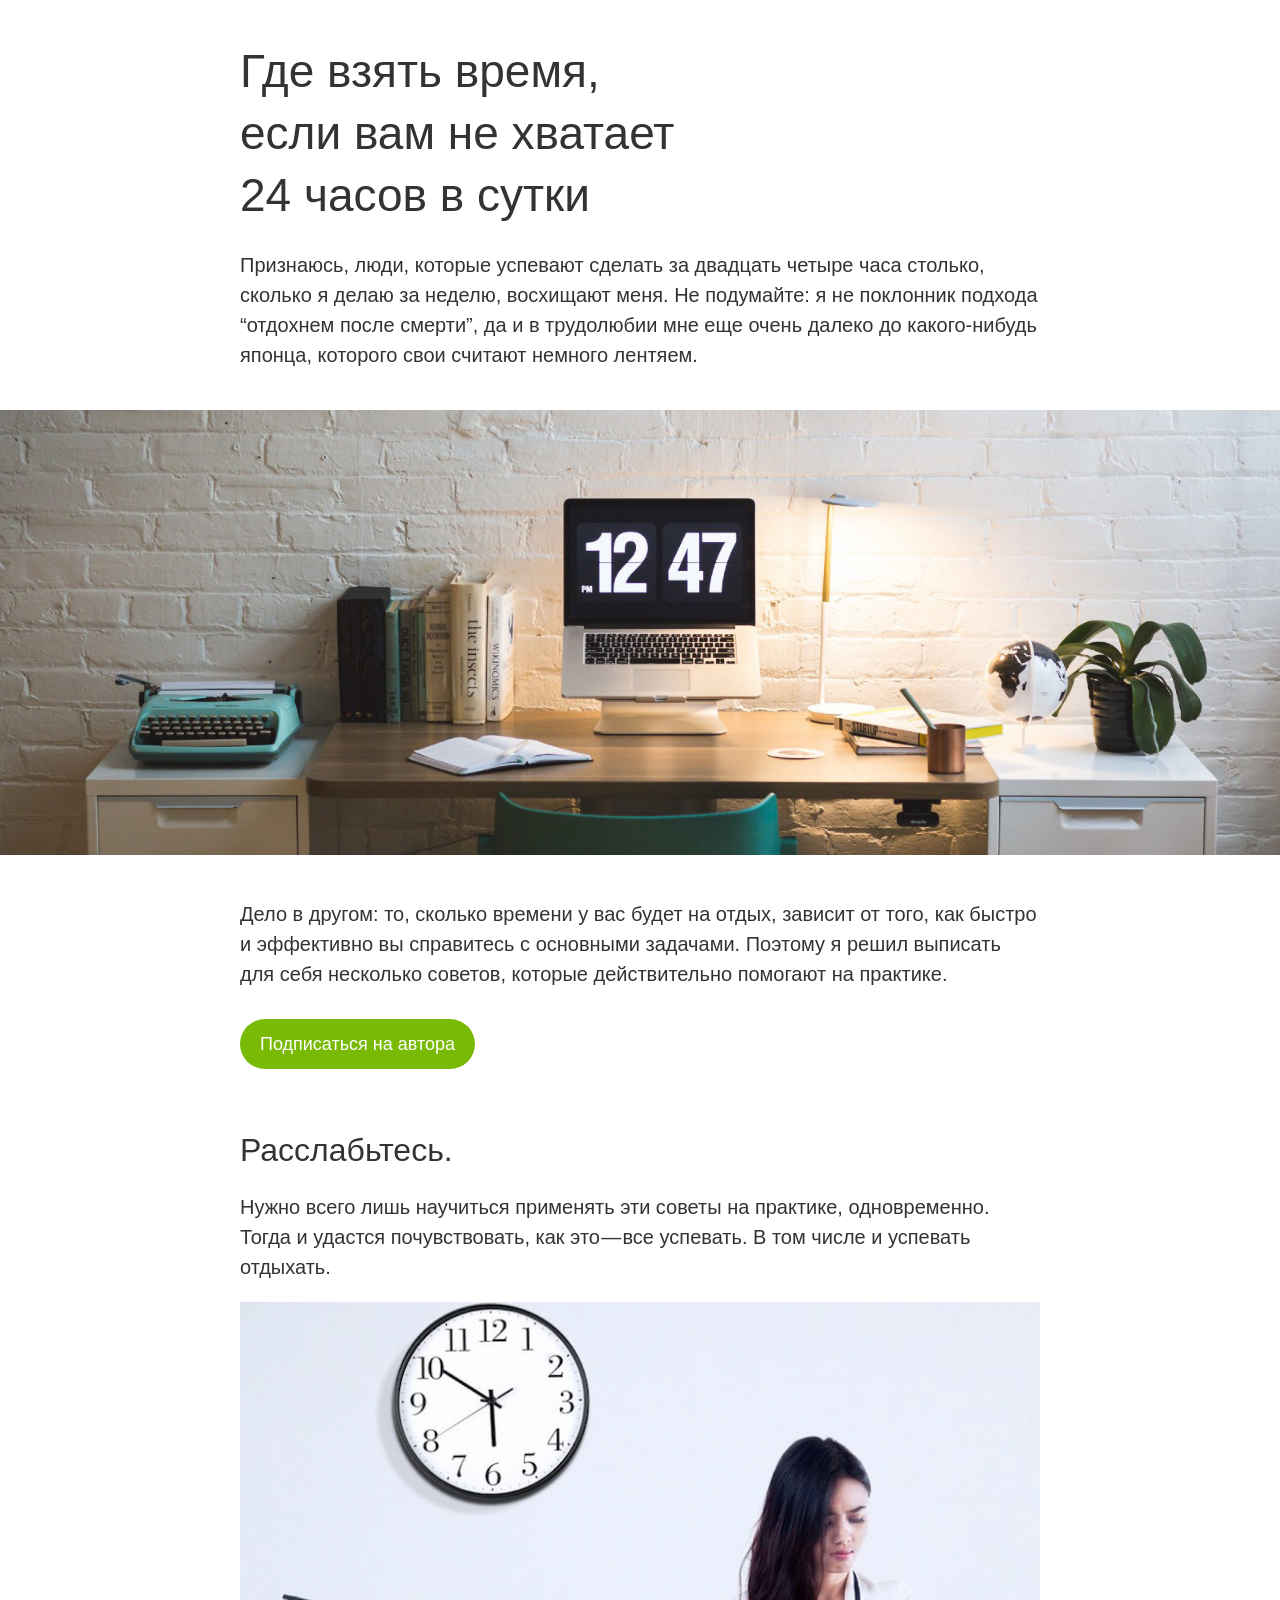
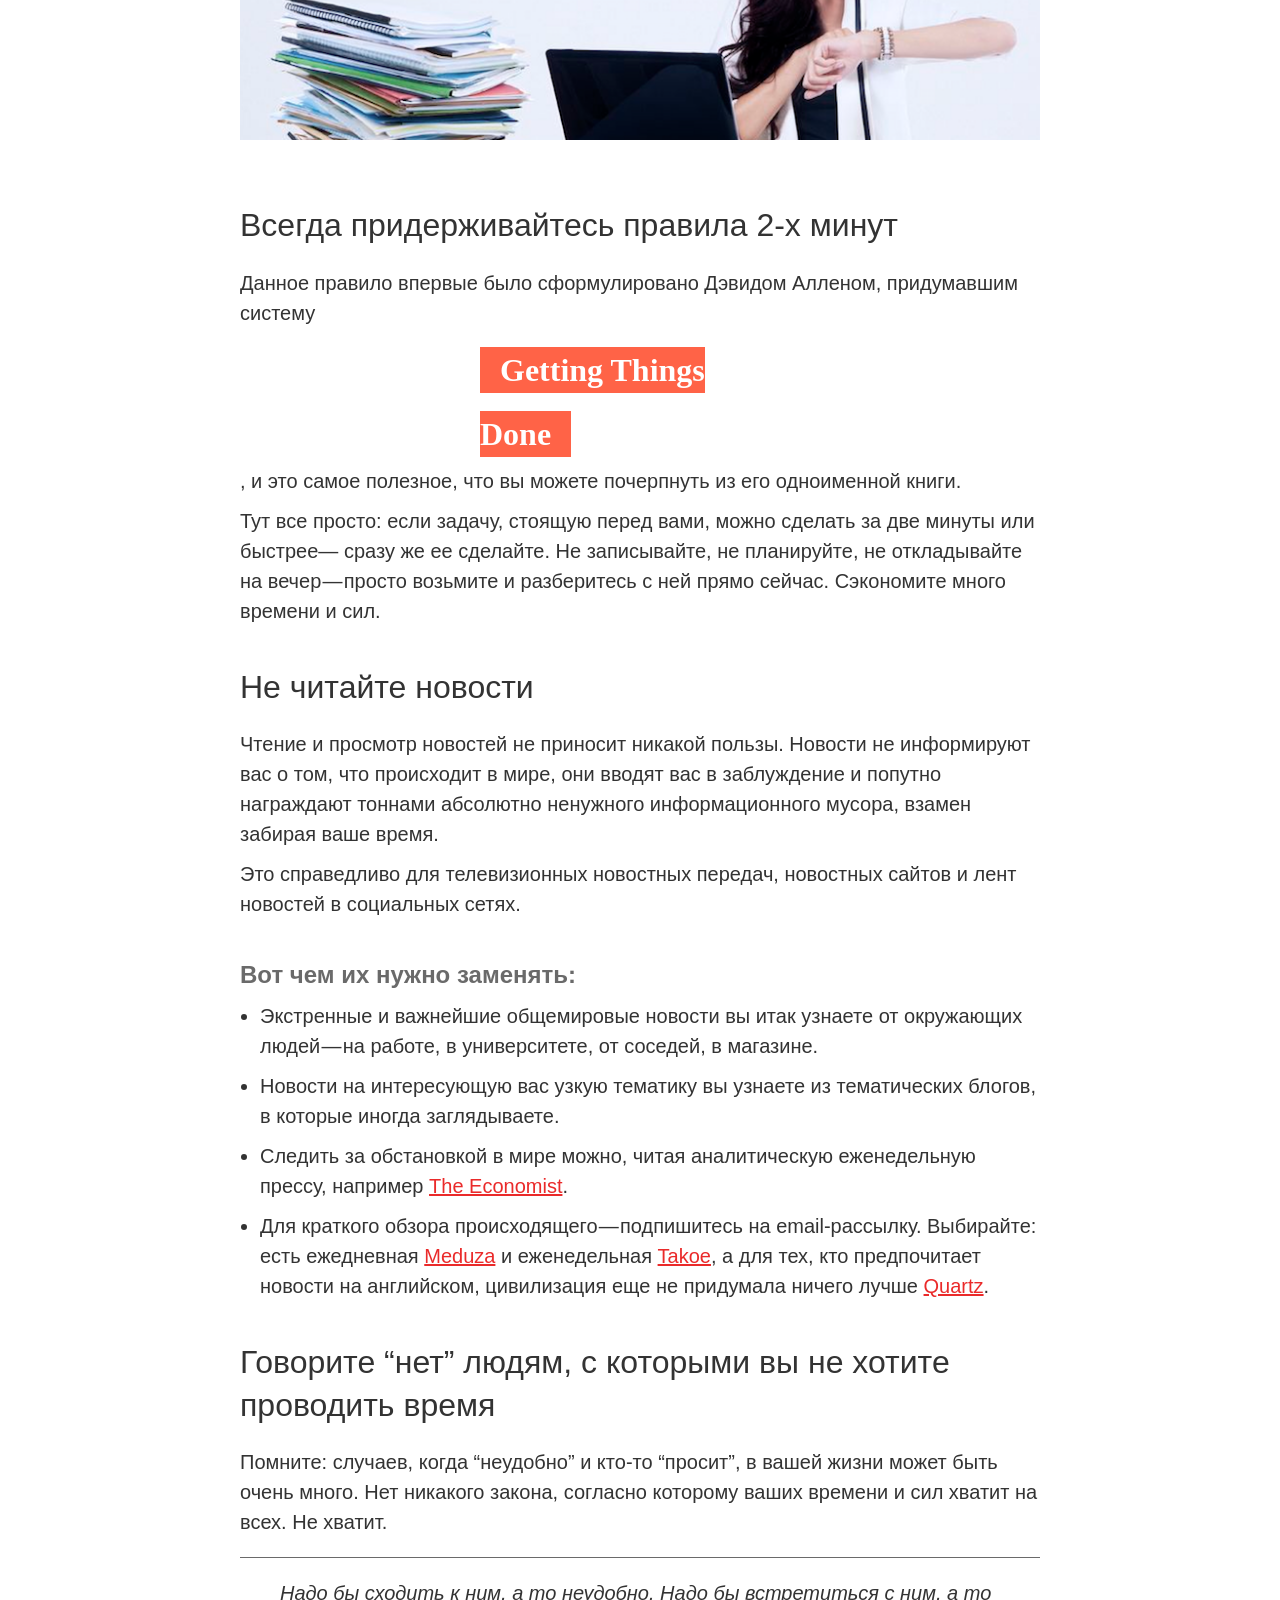
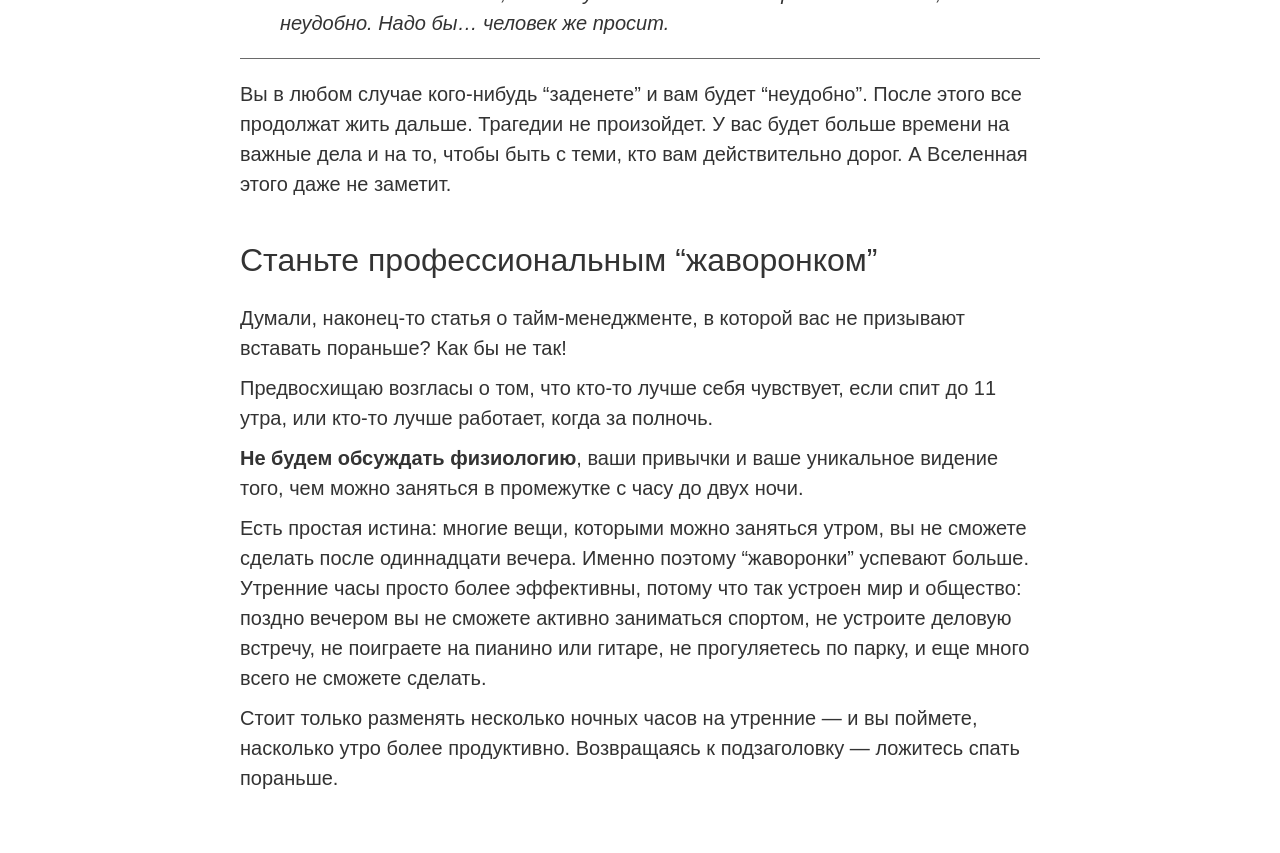
<file: task7/6-old-article-with-css/index.html>
<!DOCTYPE html>
<html>
    <head>
        <meta charset="utf-8">
        <title>Где взять время, если вам не хватает 24 часов в сутки</title>
        <link href="css/style.css" rel="stylesheet">
    </head>
    <body class="article_wrapper">
        <div class="text_section">
            <h1 class="main_title">Где взять время, если вам не хватает 24 часов в сутки</h1>
            <p class="text">
                Признаюсь, люди, которые успевают сделать за двадцать четыре часа столько, сколько я делаю за неделю, восхищают меня. Не подумайте: я не поклонник подхода “отдохнем после смерти”, да и в трудолюбии мне еще очень далеко до какого-нибудь японца, которого свои считают немного лентяем.
            </p>
        </div>
        <img src="images/time.jpg" alt="Работа и время" class="full_screen_photo">
        <div class="text_section">
            <p class="text">
                Дело в другом: то, сколько времени у вас будет на отдых, зависит от того, как быстро и эффективно вы справитесь с основными задачами. Поэтому я решил выписать для себя несколько советов, которые действительно помогают на практике.
            </p>
            <button class="article_button">
                Подписаться на автора
            </button>
        </div>

        <div class="text_section">
            <h2 class="paragraph_title">Расслабьтесь.</h2>
            <p class="text">
                Нужно всего лишь научиться применять эти советы на практике, одновременно. Тогда и удастся почувствовать, как это — все успевать. В том числе и успевать отдыхать.
            </p>
        </div>

        <div class="text_section">
            <img src="images/photo.png" alt="Работа и время" class="article_photo">
            <h2 class="paragraph_title">Всегда придерживайтесь правила 2-х минут</h2>
            <p class="text">
                Данное правило впервые было сформулировано Дэвидом Алленом, придумавшим систему
                    <h1>
                        <span>Getting Things Done</span>
                    </h1>
            <p class="text">, и это самое полезное, что вы можете почерпнуть из его одноименной книги.</p>
            </p>
            <p class="text">
                Тут все просто: если задачу, стоящую перед вами, можно сделать за две минуты или быстрее— сразу же ее сделайте. Не записывайте, не планируйте, не откладывайте на вечер — просто возьмите и разберитесь с ней прямо сейчас. Сэкономите много времени и сил.
            </p>
        </div>

        <div class="text_section">
            <h2 class="paragraph_title">Не читайте новости</h2>
            <p class="text">
                Чтение и просмотр новостей не приносит никакой пользы. Новости не информируют вас о том, что происходит в мире, они вводят вас в заблуждение и попутно награждают тоннами абсолютно ненужного информационного мусора, взамен забирая ваше время.
            </p>
            <p class="text">
                Это справедливо для телевизионных новостных передач, новостных сайтов и лент новостей в социальных сетях.
            </p>
            
            <h3 class="list_title">Вот чем их нужно заменять:</h3>
            <ul class="list">
                <li class="list_item">
                    Экстренные и важнейшие общемировые новости вы итак узнаете от окружающих людей — на работе, в университете, от соседей, в магазине.
                </li>
                <li class="list_item">
                    Новости на интересующую вас узкую тематику вы узнаете из тематических блогов, в которые иногда заглядываете.
                </li>
                <li class="list_item">
                    Следить за обстановкой в мире можно, читая аналитическую еженедельную прессу, например <a href="https://www.economist.com/" class="link">The Economist</a>.
                </li>
                <li class="list_item">
                    Для краткого обзора происходящего — подпишитесь на email-рассылку. Выбирайте: есть ежедневная <a href="https://meduza.io/">Meduza</a> и еженедельная <a href="http://takoe.co/">Takoe</a>, а для тех, кто предпочитает новости на английском, цивилизация еще не придумала ничего лучше <a href="https://qz.com/emails/daily-brief/">Quartz</a>.
                </li>
            </ul>
        </div>

        <div class="text_section">
            <h2 class="paragraph_title">Говорите “нет” людям, с которыми вы не хотите проводить время</h2>
            <p class="text">
                Помните: случаев, когда “неудобно” и кто-то “просит”, в вашей жизни может быть очень много. Нет никакого закона, согласно которому ваших времени и сил хватит на всех. Не хватит.
            </p>
            <blockquote class="quote">
                Надо бы сходить к ним, а то неудобно. Надо бы встретиться с ним, а то неудобно. Надо бы… человек же просит.
            </blockquote>
            <p class="text">
                Вы в любом случае кого-нибудь “заденете” и вам будет “неудобно”. После этого все продолжат жить дальше. Трагедии не произойдет. У вас будет больше времени на важные дела и на то, чтобы быть с теми, кто вам действительно дорог. А Вселенная этого даже не заметит.
            </p>
        </div>
        <div class="text_section">
            <h2 class="paragraph_title">Станьте профессиональным “жаворонком”</h2>
            <p class="text">
                Думали, наконец-то статья о тайм-менеджменте, в которой вас не призывают вставать пораньше? Как бы не так!
            </p>
            <p class="text">
                Предвосхищаю возгласы о том, что кто-то лучше себя чувствует, если спит до 11 утра, или кто-то лучше работает, когда за полночь.
            </p>
            <p class="text">
                <b class="phiz">Не будем обсуждать физиологию</b>, ваши привычки и ваше уникальное видение того, чем можно заняться в промежутке с часу до двух ночи.
            </p>
            <p class="text">
                Есть простая истина: многие вещи, которыми можно заняться утром, вы не сможете сделать после одиннадцати вечера. Именно поэтому “жаворонки” успевают больше. Утренние часы просто более эффективны, потому что так устроен мир и общество: поздно вечером вы не сможете активно заниматься спортом, не устроите деловую встречу, не поиграете на пианино или гитаре, не прогуляетесь по парку, и еще много всего не сможете сделать.
            </p>
            <p class="text">
                Стоит только разменять несколько ночных часов на утренние — и вы поймете, насколько утро более продуктивно. Возвращаясь к подзаголовку — ложитесь спать пораньше.
            </p>
        </div>
    </body>
</html>
</file>
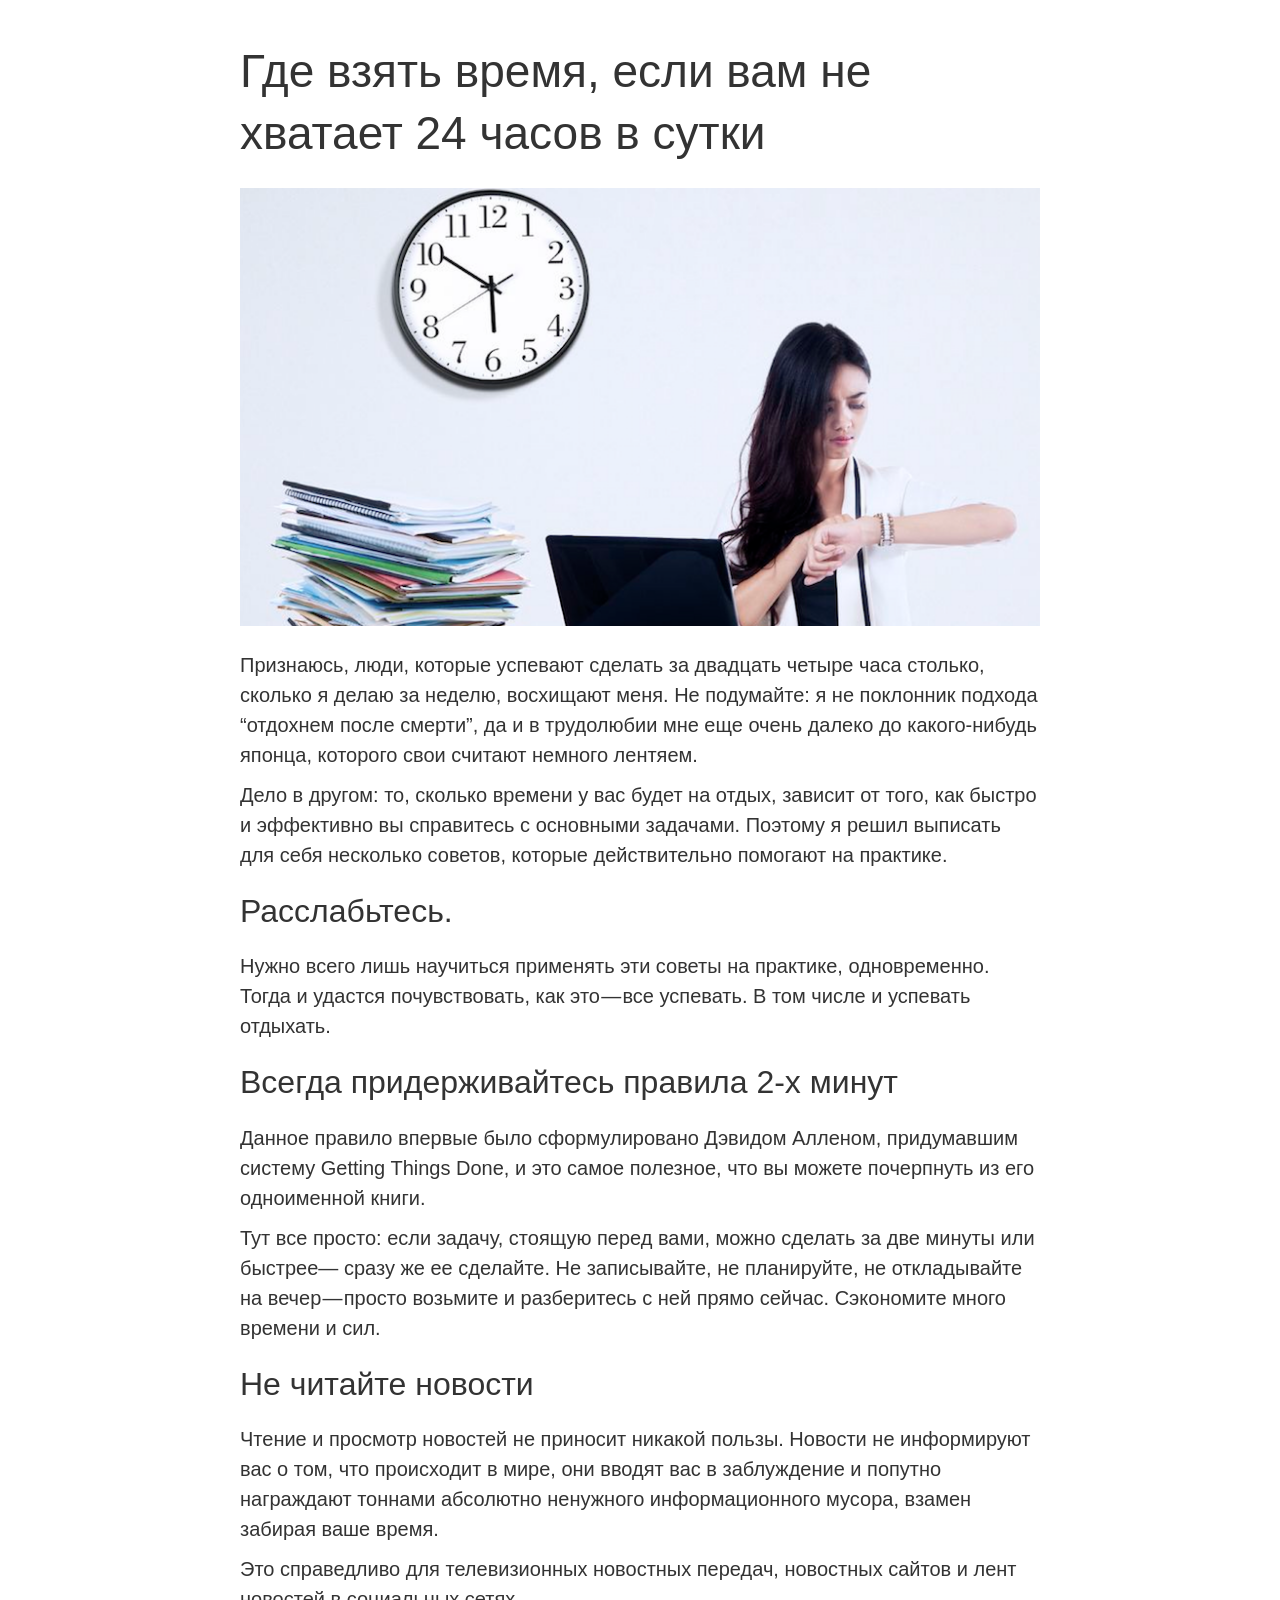
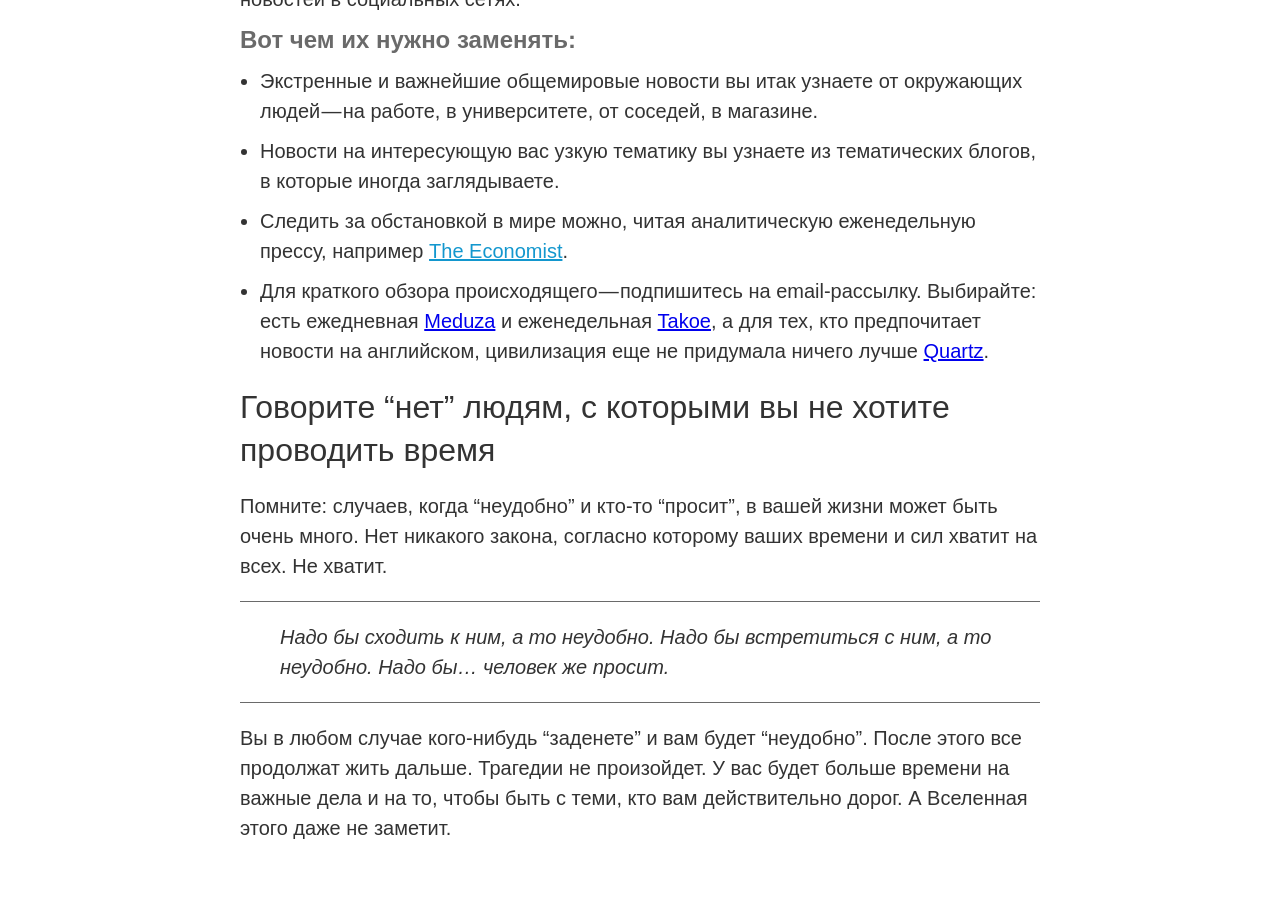
<file: task2/2-broken-article-20260918T001426Z-1-001/2-broken-article/index.html>
<!DOCTYPE html>
<html>
    <head>
        <meta charset="utf-8">
        <title>Где взять время, если вам не хватает 24 часов в сутки</title>
        <link href="css/style.css" rel="stylesheet">
    </head>
    <body class="article_wrapper">
        <div class="text_section">
            <h1 class="main_title">Где взять время, если вам не хватает 24 часов в сутки</h1>
            <img src="images/photo.png" alt="Работа и время" class="article_photo">
            <p class="text">
                Признаюсь, люди, которые успевают сделать за двадцать четыре часа столько, сколько я делаю за неделю, восхищают меня. Не подумайте: я не поклонник подхода “отдохнем после смерти”, да и в трудолюбии мне еще очень далеко до какого-нибудь японца, которого свои считают немного лентяем.
            </p>
            <p class="text">
                Дело в другом: то, сколько времени у вас будет на отдых, зависит от того, как быстро и эффективно вы справитесь с основными задачами. Поэтому я решил выписать для себя несколько советов, которые действительно помогают на практике.
            </p>
        </div>

        <div class="text_section">
            <h2 class="paragraph_title">Расслабьтесь.</h2>
            <p class="text">
                Нужно всего лишь научиться применять эти советы на практике, одновременно. Тогда и удастся почувствовать, как это — все успевать. В том числе и успевать отдыхать.
            </p>
        </div>

        <div class="text_section">
            <h2 class="paragraph_title">Всегда придерживайтесь правила 2-х минут</h2>
            <p class="text">
                Данное правило впервые было сформулировано Дэвидом Алленом, придумавшим систему Getting Things Done, и это самое полезное, что вы можете почерпнуть из его одноименной книги.
            </p>
            <p class="text">
                Тут все просто: если задачу, стоящую перед вами, можно сделать за две минуты или быстрее— сразу же ее сделайте. Не записывайте, не планируйте, не откладывайте на вечер — просто возьмите и разберитесь с ней прямо сейчас. Сэкономите много времени и сил.
            </p>
        </div>

        <div class="text_section">
            <h2 class="paragraph_title">Не читайте новости</h2>
            <p class="text">
                Чтение и просмотр новостей не приносит никакой пользы. Новости не информируют вас о том, что происходит в мире, они вводят вас в заблуждение и попутно награждают тоннами абсолютно ненужного информационного мусора, взамен забирая ваше время.
            </p>
            <p class="text">
                Это справедливо для телевизионных новостных передач, новостных сайтов и лент новостей в социальных сетях.
            </p>
            
            <h3 class="list_title">Вот чем их нужно заменять:</h3>
            <ul class="list">
                <li class="list_item">
                    Экстренные и важнейшие общемировые новости вы итак узнаете от окружающих людей — на работе, в университете, от соседей, в магазине.
                </li>
                <li class="list_item">
                    Новости на интересующую вас узкую тематику вы узнаете из тематических блогов, в которые иногда заглядываете.
                </li>
                <li class="list_item">
                    Следить за обстановкой в мире можно, читая аналитическую еженедельную прессу, например <a href="https://www.economist.com/" class="link">The Economist</a>.
                </li>
                <li class="list_item">
                    Для краткого обзора происходящего — подпишитесь на email-рассылку. Выбирайте: есть ежедневная <a href="https://meduza.io/">Meduza</a> и еженедельная <a href="http://takoe.co/">Takoe</a>, а для тех, кто предпочитает новости на английском, цивилизация еще не придумала ничего лучше <a href="https://qz.com/emails/daily-brief/">Quartz</a>.
                </li>
            </ul>
        </div>

        <div class="text_section">
            <h2 class="paragraph_title">Говорите “нет” людям, с которыми вы не хотите проводить время</h2>
            <p class="text">
                Помните: случаев, когда “неудобно” и кто-то “просит”, в вашей жизни может быть очень много. Нет никакого закона, согласно которому ваших времени и сил хватит на всех. Не хватит.
            </p>
            <blockquote class="quote">
                Надо бы сходить к ним, а то неудобно. Надо бы встретиться с ним, а то неудобно. Надо бы… человек же просит.
            </blockquote>
            <p class="text">
                Вы в любом случае кого-нибудь “заденете” и вам будет “неудобно”. После этого все продолжат жить дальше. Трагедии не произойдет. У вас будет больше времени на важные дела и на то, чтобы быть с теми, кто вам действительно дорог. А Вселенная этого даже не заметит.
            </p>
        </div>
    </body>
</html>
</file>
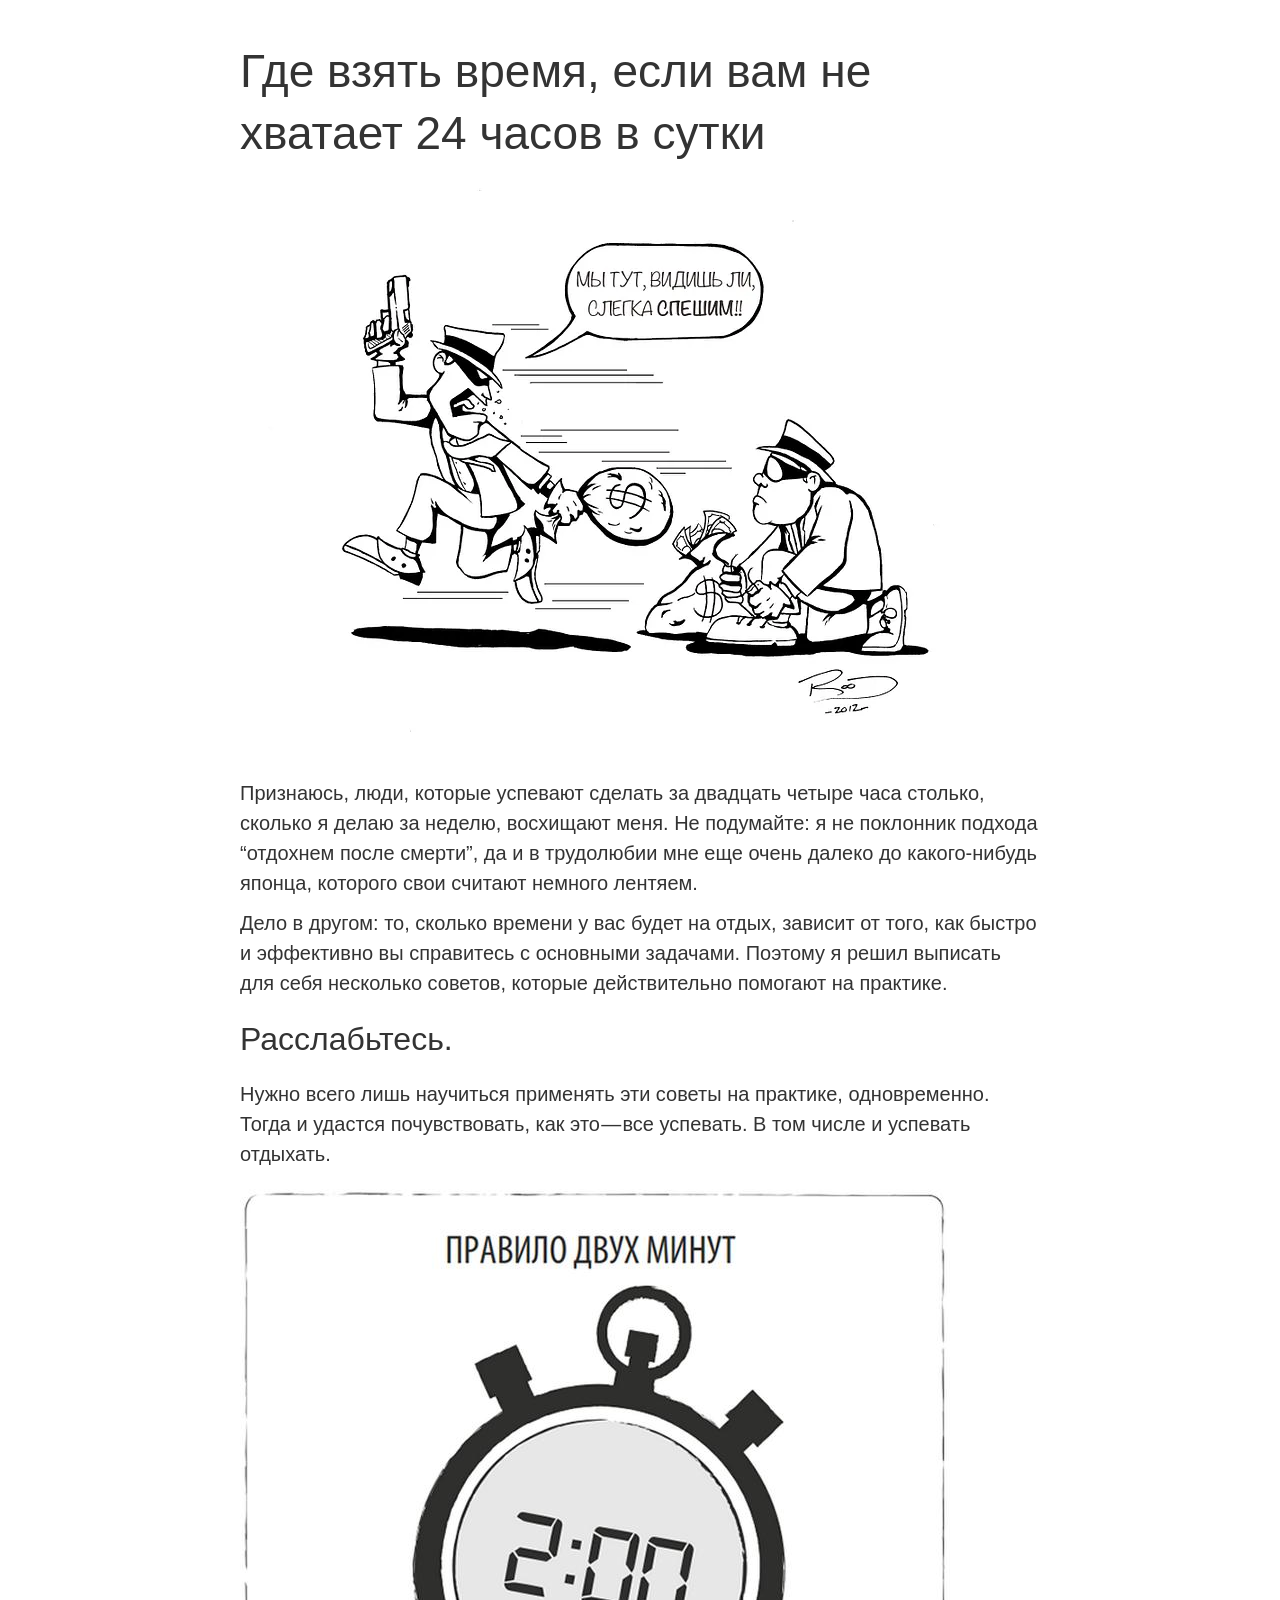
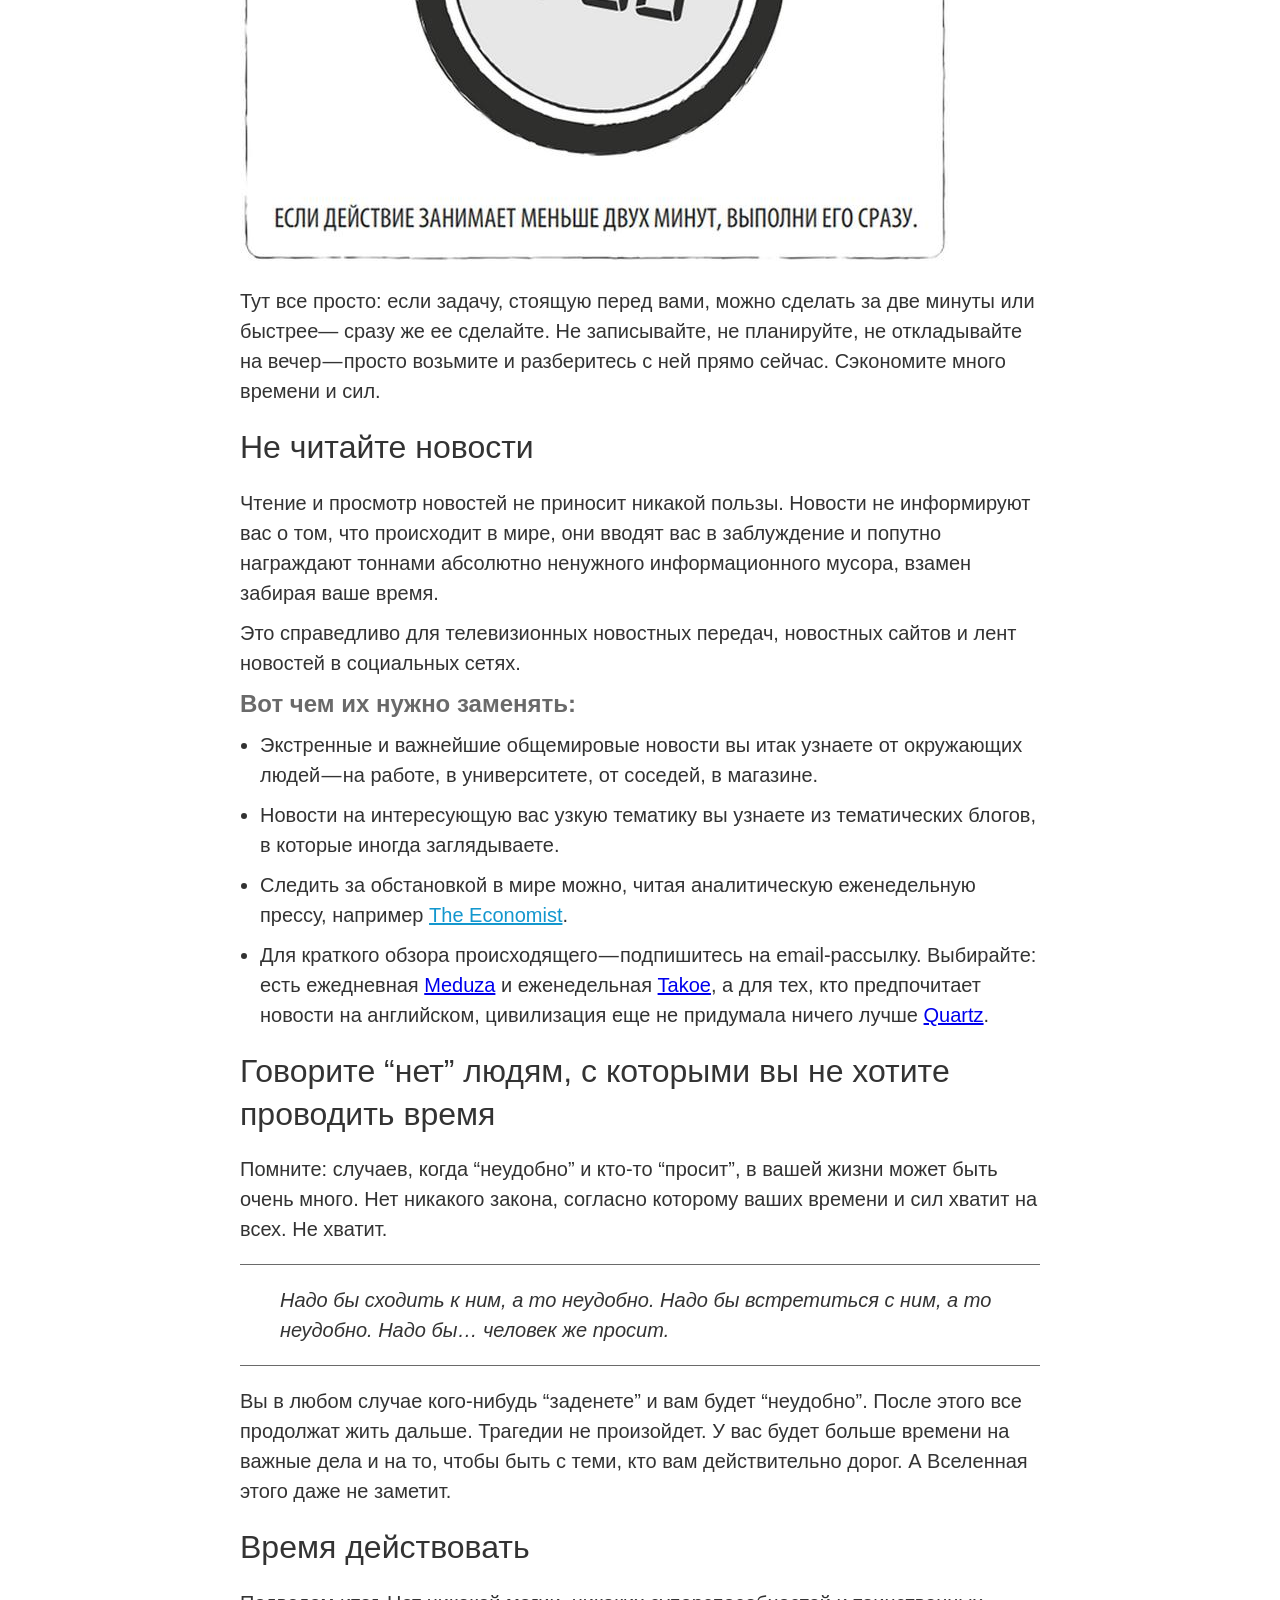
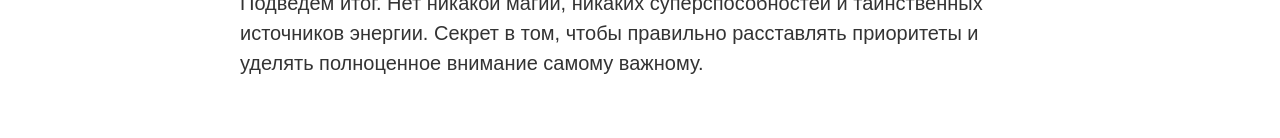
<file: task3/3-old-article-20260918T002936Z-1-001/3-old-article/index.html>
<!DOCTYPE html>
<html>
    <head>
        <meta charset="utf-8">
        <title>Где взять время, если вам не хватает 24 часов в сутки</title>
        <link href="css/style.css" rel="stylesheet">
    </head>
    <body class="article_wrapper">
        <div class="text_section">
            <h1 class="main_title">Где взять время, если вам не хватает 24 часов в сутки</h1>
            <img src="images/photo.webp" alt="Работа и время" class="article_photo">
            <p class="text">
                Признаюсь, люди, которые успевают сделать за двадцать четыре часа столько, сколько я делаю за неделю, восхищают меня. Не подумайте: я не поклонник подхода “отдохнем после смерти”, да и в трудолюбии мне еще очень далеко до какого-нибудь японца, которого свои считают немного лентяем.
            </p>
            <p class="text">
                Дело в другом: то, сколько времени у вас будет на отдых, зависит от того, как быстро и эффективно вы справитесь с основными задачами. Поэтому я решил выписать для себя несколько советов, которые действительно помогают на практике.
            </p>
        </div>

        <div class="text_section">
            <h2 class="paragraph_title">Расслабьтесь.</h2>
            <p class="text">
                Нужно всего лишь научиться применять эти советы на практике, одновременно. Тогда и удастся почувствовать, как это — все успевать. В том числе и успевать отдыхать.
            </p>
        </div>

        <div class="text_section">
            <img src="images/photo1.jpg" alt="2 минуты" class="time_photo">
            <p class="text">
                Тут все просто: если задачу, стоящую перед вами, можно сделать за две минуты или быстрее— сразу же ее сделайте. Не записывайте, не планируйте, не откладывайте на вечер — просто возьмите и разберитесь с ней прямо сейчас. Сэкономите много времени и сил.
            </p>
        </div>

        <div class="text_section">
            <h2 class="paragraph_title">Не читайте новости</h2>
            <p class="text">
                Чтение и просмотр новостей не приносит никакой пользы. Новости не информируют вас о том, что происходит в мире, они вводят вас в заблуждение и попутно награждают тоннами абсолютно ненужного информационного мусора, взамен забирая ваше время.
            </p>
            <p class="text">
                Это справедливо для телевизионных новостных передач, новостных сайтов и лент новостей в социальных сетях.
            </p>
            
            <h3 class="list_title">Вот чем их нужно заменять:</h3>
            <ul class="list">
                <li class="list_item">
                    Экстренные и важнейшие общемировые новости вы итак узнаете от окружающих людей — на работе, в университете, от соседей, в магазине.
                </li>
                <li class="list_item">
                    Новости на интересующую вас узкую тематику вы узнаете из тематических блогов, в которые иногда заглядываете.
                </li>
                <li class="list_item">
                    Следить за обстановкой в мире можно, читая аналитическую еженедельную прессу, например <a href="https://www.economist.com/" class="link">The Economist</a>.
                </li>
                <li class="list_item">
                    Для краткого обзора происходящего — подпишитесь на email-рассылку. Выбирайте: есть ежедневная <a href="https://meduza.io/">Meduza</a> и еженедельная <a href="http://takoe.co/">Takoe</a>, а для тех, кто предпочитает новости на английском, цивилизация еще не придумала ничего лучше <a href="https://qz.com/emails/daily-brief/">Quartz</a>.
                </li>
            </ul>
        </div>

        <div class="text_section">
            <h2 class="paragraph_title">Говорите “нет” людям, с которыми вы не хотите проводить время</h2>
            <p class="text">
                Помните: случаев, когда “неудобно” и кто-то “просит”, в вашей жизни может быть очень много. Нет никакого закона, согласно которому ваших времени и сил хватит на всех. Не хватит.
            </p>
            <blockquote class="quote">
                Надо бы сходить к ним, а то неудобно. Надо бы встретиться с ним, а то неудобно. Надо бы… человек же просит.
            </blockquote>
            <p class="text">
                Вы в любом случае кого-нибудь “заденете” и вам будет “неудобно”. После этого все продолжат жить дальше. Трагедии не произойдет. У вас будет больше времени на важные дела и на то, чтобы быть с теми, кто вам действительно дорог. А Вселенная этого даже не заметит.
            </p>
        </div>
        <div class="text_section">
            <h2 class="paragraph_title">Время действовать</h2>
            <p class="text">
                Подведем итог. Нет никакой магии, никаких суперспособностей и таинственных источников энергии. Секрет в том, чтобы правильно расставлять приоритеты и уделять полноценное внимание самому важному.
            </p>
        </div>
    </body>
</html>
</file>
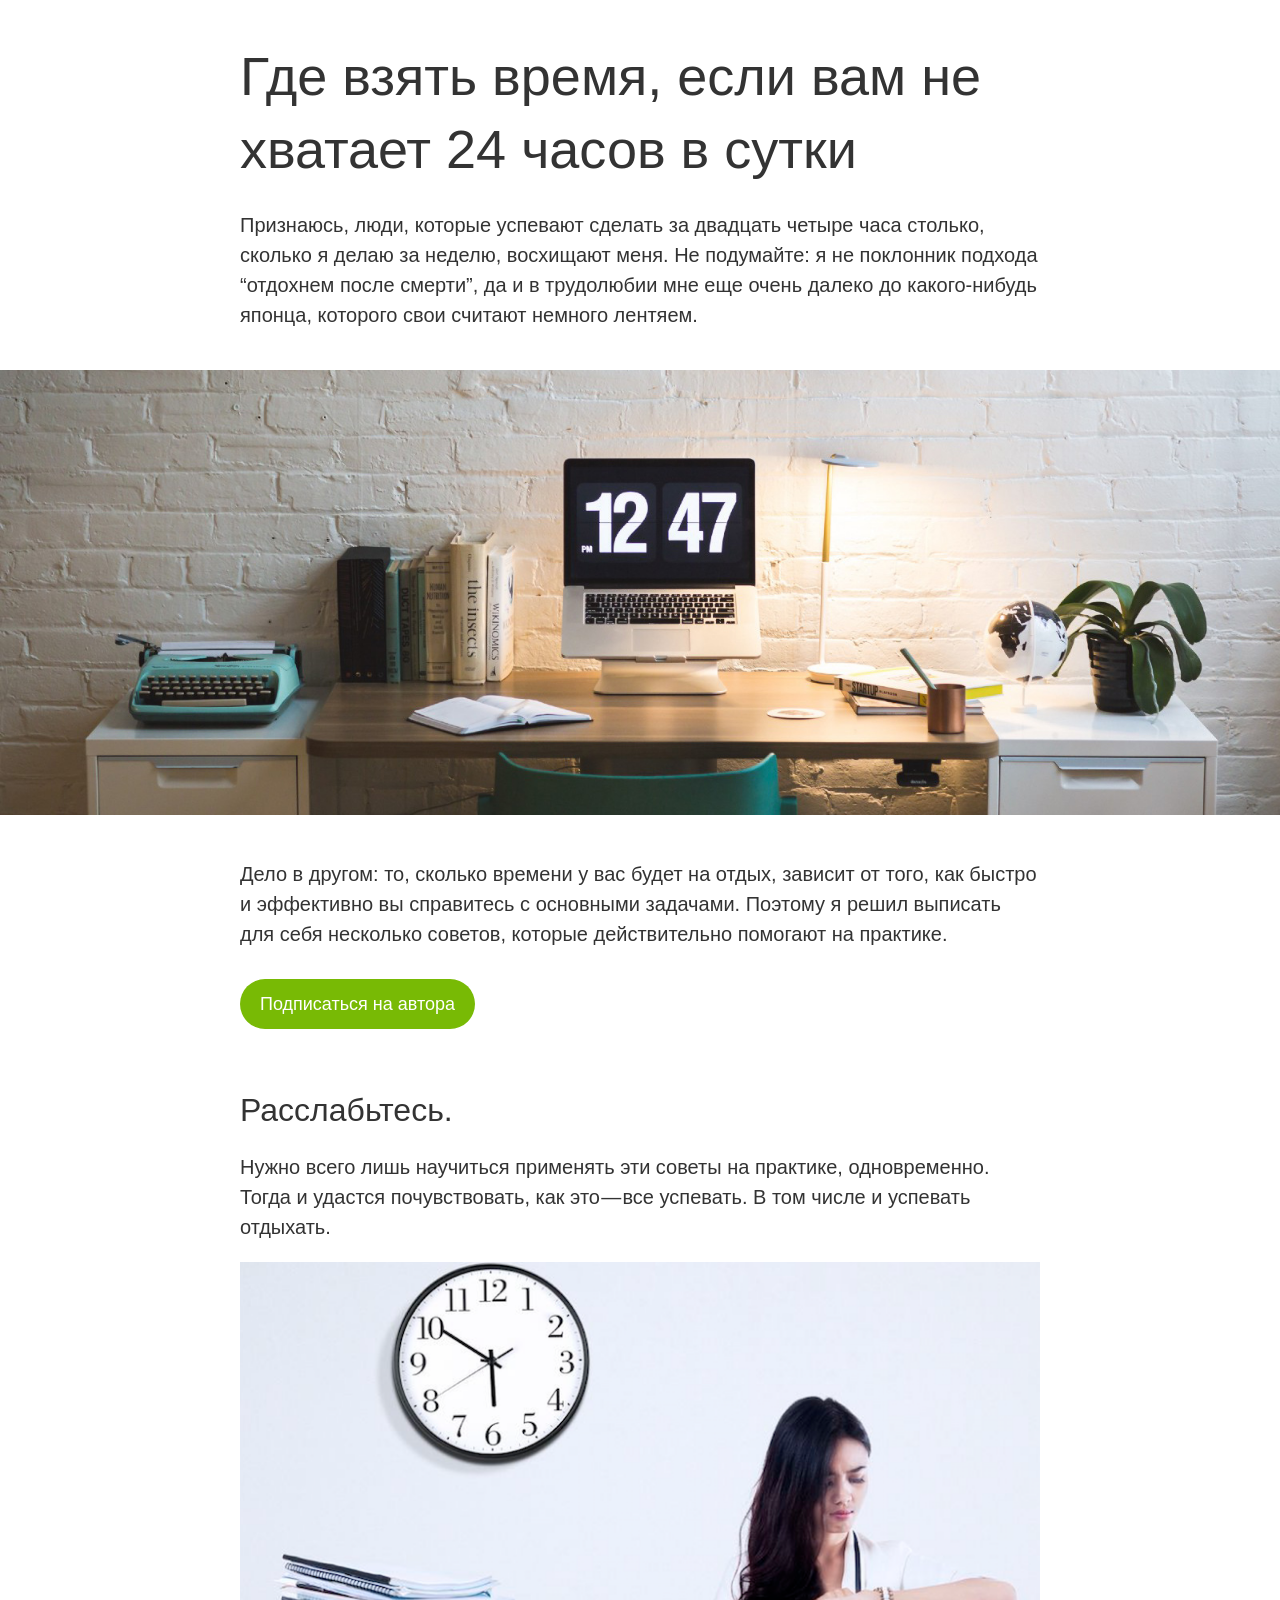
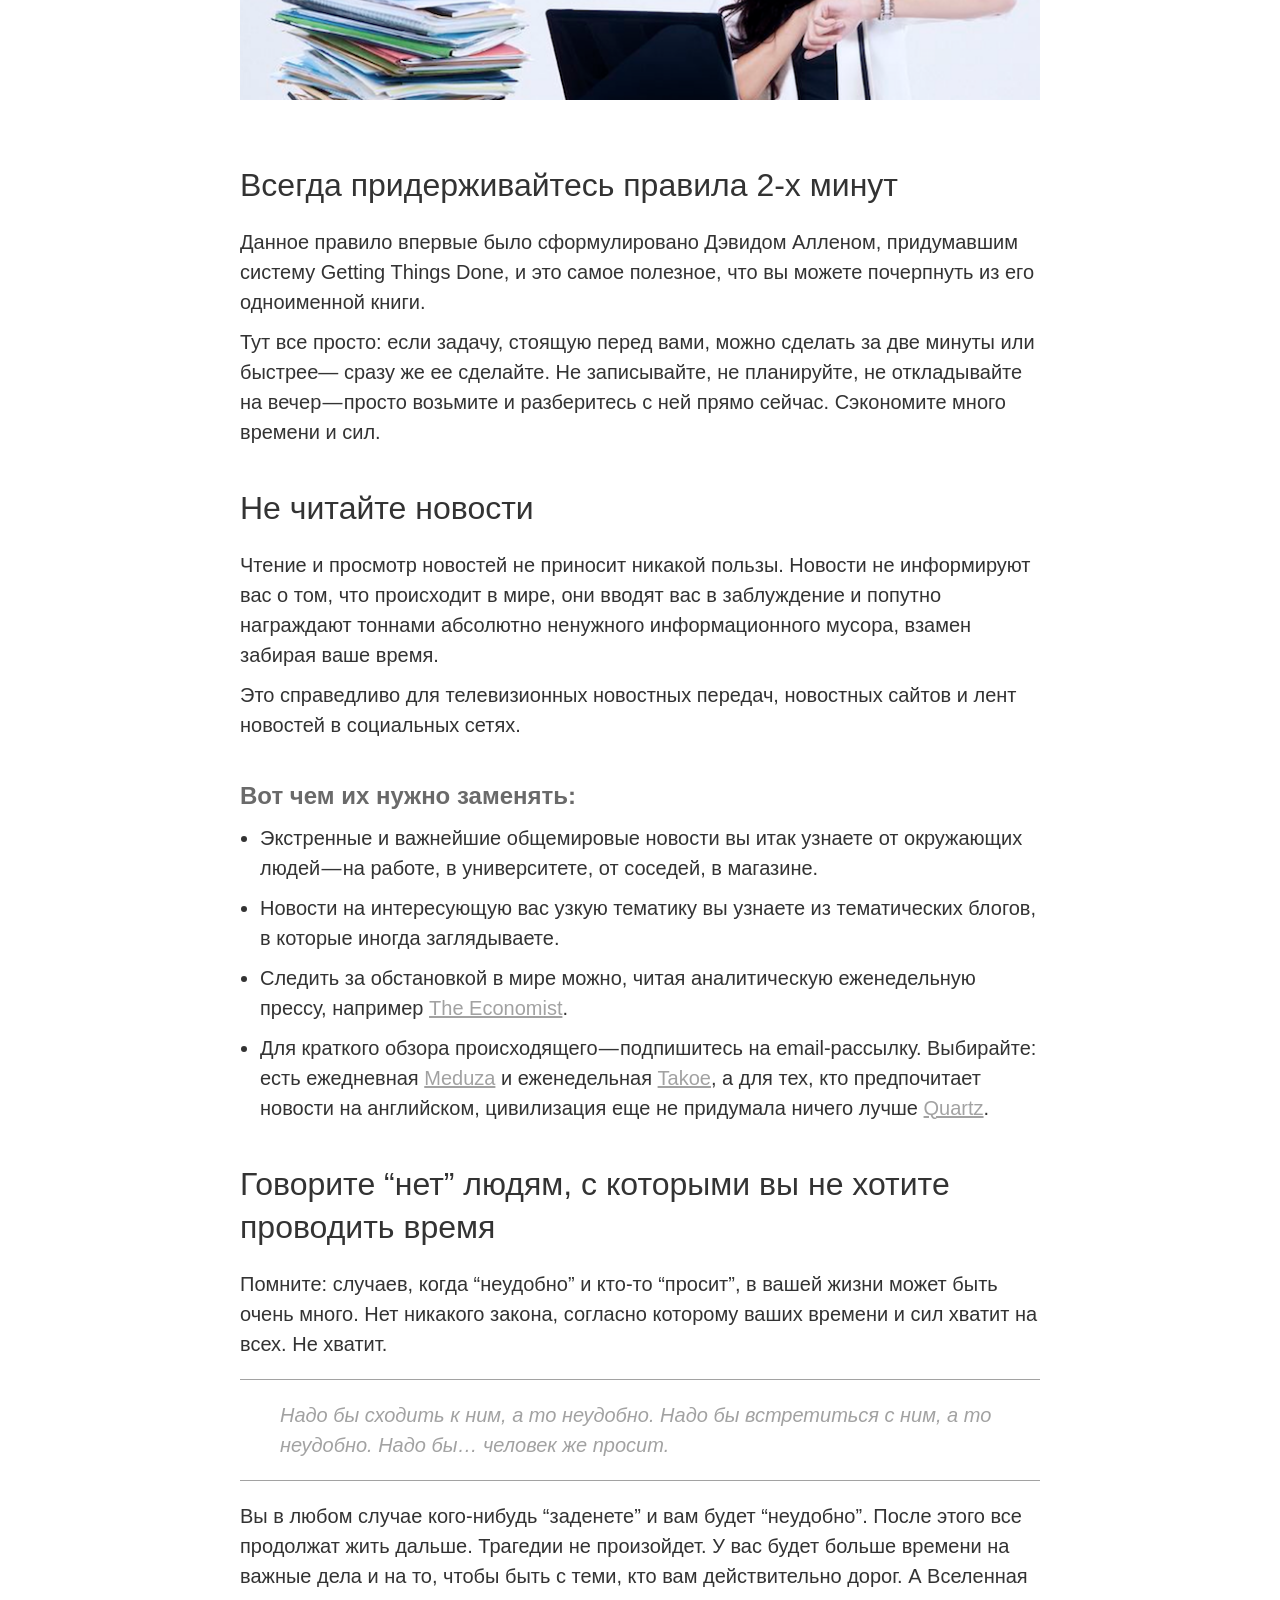
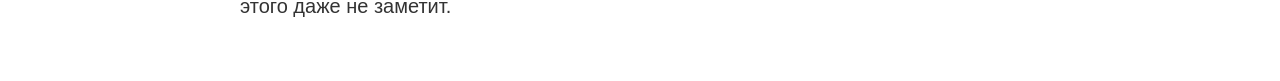
<file: task6/6-old-article-with-css-20260918T073550Z-1-001/6-old-article-with-css/index.html>
<!DOCTYPE html>
<html>
    <head>
        <meta charset="utf-8">
        <title>Где взять время, если вам не хватает 24 часов в сутки</title>
        <link href="css/style.css" rel="stylesheet">
    </head>
    <body class="article_wrapper">
        <div class="text_section">
            <h1 class="main_title">Где взять время, если вам не хватает 24 часов в сутки</h1>
            <p class="text">
                Признаюсь, люди, которые успевают сделать за двадцать четыре часа столько, сколько я делаю за неделю, восхищают меня. Не подумайте: я не поклонник подхода “отдохнем после смерти”, да и в трудолюбии мне еще очень далеко до какого-нибудь японца, которого свои считают немного лентяем.
            </p>
        </div>
        <img src="images/time.jpg" alt="Работа и время" class="full_screen_photo">
        <div class="text_section">
            <p class="text">
                Дело в другом: то, сколько времени у вас будет на отдых, зависит от того, как быстро и эффективно вы справитесь с основными задачами. Поэтому я решил выписать для себя несколько советов, которые действительно помогают на практике.
            </p>
            <button class="article_button">
                Подписаться на автора
            </button>
        </div>

        <div class="text_section">
            <h2 class="paragraph_title">Расслабьтесь.</h2>
            <p class="text">
                Нужно всего лишь научиться применять эти советы на практике, одновременно. Тогда и удастся почувствовать, как это — все успевать. В том числе и успевать отдыхать.
            </p>
        </div>

        <div class="text_section">
            <img src="images/photo.png" alt="Работа и время" class="article_photo">
            <h2 class="paragraph_title">Всегда придерживайтесь правила 2-х минут</h2>
            <p class="text">
                Данное правило впервые было сформулировано Дэвидом Алленом, придумавшим систему Getting Things Done, и это самое полезное, что вы можете почерпнуть из его одноименной книги.
            </p>
            <p class="text">
                Тут все просто: если задачу, стоящую перед вами, можно сделать за две минуты или быстрее— сразу же ее сделайте. Не записывайте, не планируйте, не откладывайте на вечер — просто возьмите и разберитесь с ней прямо сейчас. Сэкономите много времени и сил.
            </p>
        </div>

        <div class="text_section">
            <h2 class="paragraph_title">Не читайте новости</h2>
            <p class="text">
                Чтение и просмотр новостей не приносит никакой пользы. Новости не информируют вас о том, что происходит в мире, они вводят вас в заблуждение и попутно награждают тоннами абсолютно ненужного информационного мусора, взамен забирая ваше время.
            </p>
            <p class="text">
                Это справедливо для телевизионных новостных передач, новостных сайтов и лент новостей в социальных сетях.
            </p>
            
            <h3 class="list_title">Вот чем их нужно заменять:</h3>
            <ul class="list">
                <li class="list_item">
                    Экстренные и важнейшие общемировые новости вы итак узнаете от окружающих людей — на работе, в университете, от соседей, в магазине.
                </li>
                <li class="list_item">
                    Новости на интересующую вас узкую тематику вы узнаете из тематических блогов, в которые иногда заглядываете.
                </li>
                <li class="list_item">
                    Следить за обстановкой в мире можно, читая аналитическую еженедельную прессу, например <a href="https://www.economist.com/" class="link">The Economist</a>.
                </li>
                <li class="list_item">
                    Для краткого обзора происходящего — подпишитесь на email-рассылку. Выбирайте: есть ежедневная <a href="https://meduza.io/" class="link">Meduza</a> и еженедельная <a href="http://takoe.co/" class="link">Takoe</a>, а для тех, кто предпочитает новости на английском, цивилизация еще не придумала ничего лучше <a href="https://qz.com/emails/daily-brief/" class="link">Quartz</a>.
                </li>
            </ul>
        </div>

        <div class="text_section">
            <h2 class="paragraph_title">Говорите “нет” людям, с которыми вы не хотите проводить время</h2>
            <p class="text">
                Помните: случаев, когда “неудобно” и кто-то “просит”, в вашей жизни может быть очень много. Нет никакого закона, согласно которому ваших времени и сил хватит на всех. Не хватит.
            </p>
            <blockquote class="quote">
                Надо бы сходить к ним, а то неудобно. Надо бы встретиться с ним, а то неудобно. Надо бы… человек же просит.
            </blockquote>
            <p class="text">
                Вы в любом случае кого-нибудь “заденете” и вам будет “неудобно”. После этого все продолжат жить дальше. Трагедии не произойдет. У вас будет больше времени на важные дела и на то, чтобы быть с теми, кто вам действительно дорог. А Вселенная этого даже не заметит.
            </p>
        </div>
    </body>
</html>
</file>
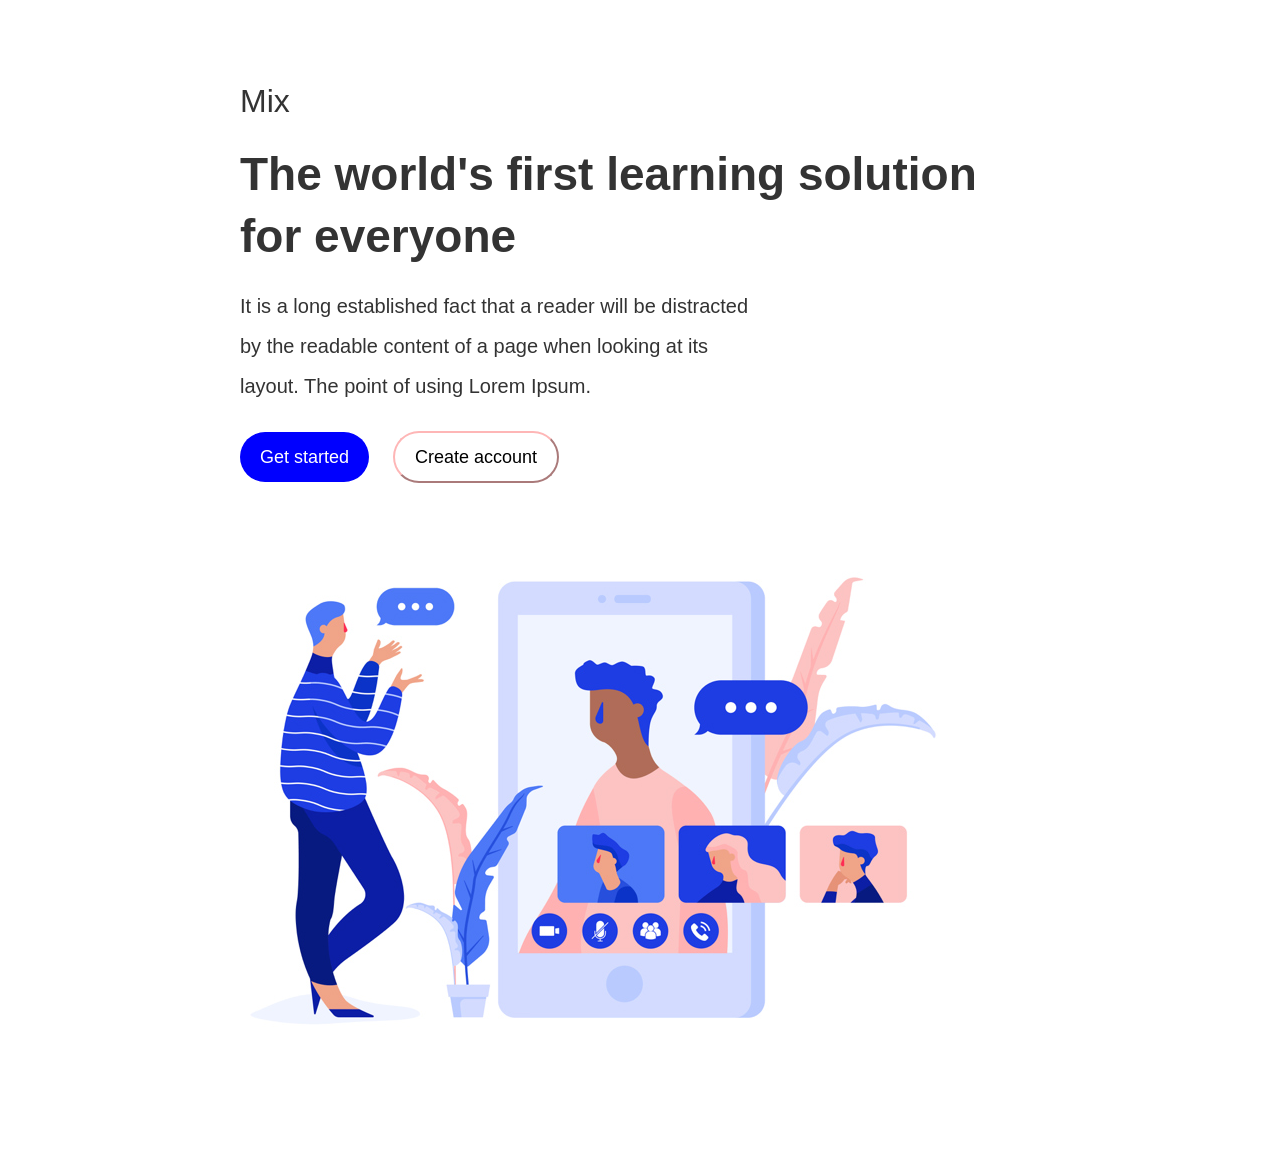
<file: task8/8-old-article-with-css-20260918T080929Z-1-001/8-old-article-with-css/index.html>
<!DOCTYPE html>
<html>
    <head>
        <meta charset="utf-8">
        <title>Промо-страница</title>
        <link href="css/style.css" rel="stylesheet">
    </head>
    <body class="article_wrapper">
        <div class="text_section">
            <h2 class="paragraph_title">Mix</h2>
            <h1 class="main_title"><b>The world's first learning solution for everyone</b></h1>
            <p class="text">
                It is a long established fact that a reader will be distracted
            </p>
            <p class="text">
                by the readable content of a page when looking at its
            </p>
            <p class="text">    
                layout. The point of using Lorem Ipsum.
            </p>
            <button class="article_button">
                Get started
            </button>
            <button class="create_button">
                Create account
            </button>
        </div>
            <img src="images/clipart.jpg" alt="Работа и время" class="article_photo">
    </body>
</html>
</file>
<file: task7/6-old-article-with-css/css/style.css>
*
{
    padding: 0;
    margin: 0;
}

.article_wrapper
{
    padding: 40px 0;
}

.text_section
{
    margin: 0 auto 20px;
    max-width: 800px;
}

.text,
.list,
.quote
{
    font-family: 'Georgia', sans-serif;
    color: #333;
    line-height: 1.5;
    font-size: 20px;
}

.main_title,
.paragraph_title,
.list_title,
.article_button
{
    font-family: 'Arial', sans-serif;
    color: #333;
    line-height: 1.35;
}

.main_title
{
    font-size: 46px;
    margin: 0 0 24px;
    font-weight: normal;
}

.paragraph_title
{
    font-size: 32px;
    margin: 40px 0 20px;
    font-weight: normal;
}

.list_title
{
    font-size: 24px;
    color: #6a6a6a;
    margin: 40px 0 10px;
    font-weight: bold;
}

.text
{
    margin: 0 0 10px;
}

.list
{
    padding-left: 20px;
}

.list_item
{
    margin-bottom: 10px;
}

.quote
{
    margin: 20px 0;
    padding: 20px 40px;
    font-style: italic;
    border-top: 1px solid #6a6a6a;
    border-bottom: 1px solid #6a6a6a;
}

.article_photo
{
    margin-bottom: 20px;
    max-width: 100%;
}

.link,
a,
a:visited
{
    color: #ea2a2a;
}

.link:hover
{
    color: #bf0808;
}

.full_screen_photo
{
    margin: 20px 0 40px;
    width: 100%;
}

.article_button
{
    display: inline-block;
    padding: 5px 20px;
    border-radius: 30px;
    line-height: 40px;
    color: #fff;
    background-color: #78ba05;
    box-shadow: none;
    border: none;
    font-size: 18px;
    margin: 20px 0;
    cursor: pointer;
    outline: none;
}

.phiz {
    font-family: 'Arial', sans-serif;
}

h1 {
    max-width: 10em;
    margin: 0 auto;
    line-height: 2em;
    color: #fff;
    
    span {
      display: inline;
      padding: 5px 20px;
      background: tomato;
    }
  }
</file>
<file: task2/2-broken-article-20260918T001426Z-1-001/2-broken-article/css/style.css>
*
{
    padding: 0;
    margin: 0;
}

.article_wrapper
{
    padding: 40px 0;
}

.text_section
{
    margin: 0 auto 20px;
    max-width: 800px;
}

.text,
.list,
.quote
{
    font-family: 'Georgia', sans-serif;
    color: #333;
    line-height: 1.5;
    font-size: 20px;
}

.main_title,
.paragraph_title,
.list_title
{
    font-family: 'Arial', sans-serif;
    color: #333;
    line-height: 1.35;
}

.main_title
{
    font-size: 46px;
    margin: 0 0 24px;
    font-weight: normal;
}

.paragraph_title
{
    font-size: 32px;
    margin: 0 0 18px;
    font-weight: normal;
}

.list_title
{
    font-size: 24px;
    color: #6a6a6a;
    margin: 0 0 10px;
    font-weight: bold;
}

.text
{
    margin: 0 0 10px;
}

.list
{
    padding-left: 20px;
}

.list_item
{
    margin-bottom: 10px;
}

.quote
{
    margin: 20px 0;
    padding: 20px 40px;
    font-style: italic;
    border-top: 1px solid #6a6a6a;
    border-bottom: 1px solid #6a6a6a;
}

.article_photo
{
    margin-bottom: 20px;
    max-width: 100%;
}

.link
{
    color: #1397ce;
}

.link:hover
{
    color: #0c749f;
}
</file>
<file: task3/3-old-article-20260918T002936Z-1-001/3-old-article/css/style.css>
*
{
    padding: 0;
    margin: 0;
}

.article_wrapper
{
    padding: 40px 0;
}

.text_section
{
    margin: 0 auto 20px;
    max-width: 800px;
}

.text,
.list,
.quote
{
    font-family: 'Georgia', sans-serif;
    color: #333;
    line-height: 1.5;
    font-size: 20px;
}

.main_title,
.paragraph_title,
.list_title
{
    font-family: 'Arial', sans-serif;
    color: #333;
    line-height: 1.35;
}

.main_title
{
    font-size: 46px;
    margin: 0 0 24px;
    font-weight: normal;
}

.paragraph_title
{
    font-size: 32px;
    margin: 0 0 18px;
    font-weight: normal;
}

.list_title
{
    font-size: 24px;
    color: #6a6a6a;
    margin: 0 0 10px;
    font-weight: bold;
}

.text
{
    margin: 0 0 10px;
}

.list
{
    padding-left: 20px;
}

.list_item
{
    margin-bottom: 10px;
}

.quote
{
    margin: 20px 0;
    padding: 20px 40px;
    font-style: italic;
    border-top: 1px solid #6a6a6a;
    border-bottom: 1px solid #6a6a6a;
}

.article_photo
{
    margin-bottom: 20px;
    max-width: 100%;
}

.link
{
    color: #1397ce;
}

.link:hover
{
    color: #0c749f;
}

.time_photo
{
    margin-bottom: 20px;
    max-width: 100%;
}
</file>
<file: task6/6-old-article-with-css-20260918T073550Z-1-001/6-old-article-with-css/css/style.css>
*
{
    padding: 0;
    margin: 0;
}

.article_wrapper
{
    padding: 40px 0;
}

.text_section
{
    margin: 0 auto 20px;
    max-width: 800px;
}

.text,
.list,
.quote
{
    font-family: 'Georgia', sans-serif;
    color: #333;
    line-height: 1.5;
    font-size: 20px;
}

.main_title,
.paragraph_title,
.list_title,
.article_button
{
    font-family: 'Arial', sans-serif;
    color: #333;
    line-height: 1.35;
}

.main_title
{
    font-size: 54px;
    margin: 0 0 24px;
    font-weight: normal;
}

.paragraph_title
{
    font-size: 32px;
    margin: 40px 0 20px;
    font-weight: normal;
}

.list_title
{
    font-size: 24px;
    color: #6a6a6a;
    margin: 40px 0 10px;
    font-weight: bold;
}

.text
{
    margin: 0 0 10px;
}

.list
{
    padding-left: 20px;
}

.list_item
{
    margin-bottom: 10px;
}

.quote
{
    margin: 20px 0;
    padding: 20px 40px;
    font-style: italic;
    border-top: 1px solid #a2a2a2;
    border-bottom: 1px solid #a2a2a2;
    color: #a2a2a2;
}

.article_photo
{
    margin-bottom: 20px;
    max-width: 100%;
}

.link,
a,
a:visited
{
    color: #a2a2a2;
}

.link:hover
{
    color: #ea2a2a;
}

.full_screen_photo
{
    margin: 20px 0 40px;
    width: 100%;
}

.article_button
{
    display: inline-block;
    padding: 5px 20px;
    border-radius: 30px;
    line-height: 40px;
    color: #fff;
    background-color: #78ba05;
    box-shadow: none;
    border: none;
    font-size: 18px;
    margin: 20px 0;
    cursor: pointer;
    outline: none;
}
.article_button:hover {
    background-color: #a2a2a2;
}
</file>
<file: task8/8-old-article-with-css-20260918T080929Z-1-001/8-old-article-with-css/css/style.css>
*
{
    padding: 0;
    margin: 0;
}

.article_wrapper
{
    padding: 40px 0;
}

.text_section
{
    margin: 0 auto 20px;
    max-width: 800px;
}

.text
{
    font-family: 'Georgia', sans-serif;
    color: #333;
    line-height: 1.5;
    font-size: 20px;
}

.main_title,
.paragraph_title,
.article_button
{
    font-family: 'Arial', sans-serif;
    color: #333;
    line-height: 1.35;
}

.main_title
{
    font-size: 46px;
    margin: 0 0 24px;
    font-weight: normal;
}

.paragraph_title
{
    font-size: 32px;
    margin: 40px 0 20px;
    font-weight: normal;
}

.text
{
    margin: 0 0 10px;
}

.article_photo
{
    margin-bottom: 20px;
    margin-left: 250px;
    max-width: 100%;
}

.full_screen_photo
{
    margin: 20px 0 40px;
    width: 100%;
}

.article_button
{
    display: inline-block;
    padding: 5px 20px;
    border-radius: 30px;
    line-height: 40px;
    color: #fff;
    background-color: blue;
    box-shadow: none;
    border: none;
    font-size: 18px;
    margin: 20px 0;
    cursor: pointer;
    outline: none;
}

.create_button
{
    display: inline-block;
    padding: 4px 20px;
    border-radius: 30px;
    line-height: 40px;
    background-color: #fff;
    border-color: #feb6b6;
    font-size: 18px;
    margin: 20px;
}
</file>
